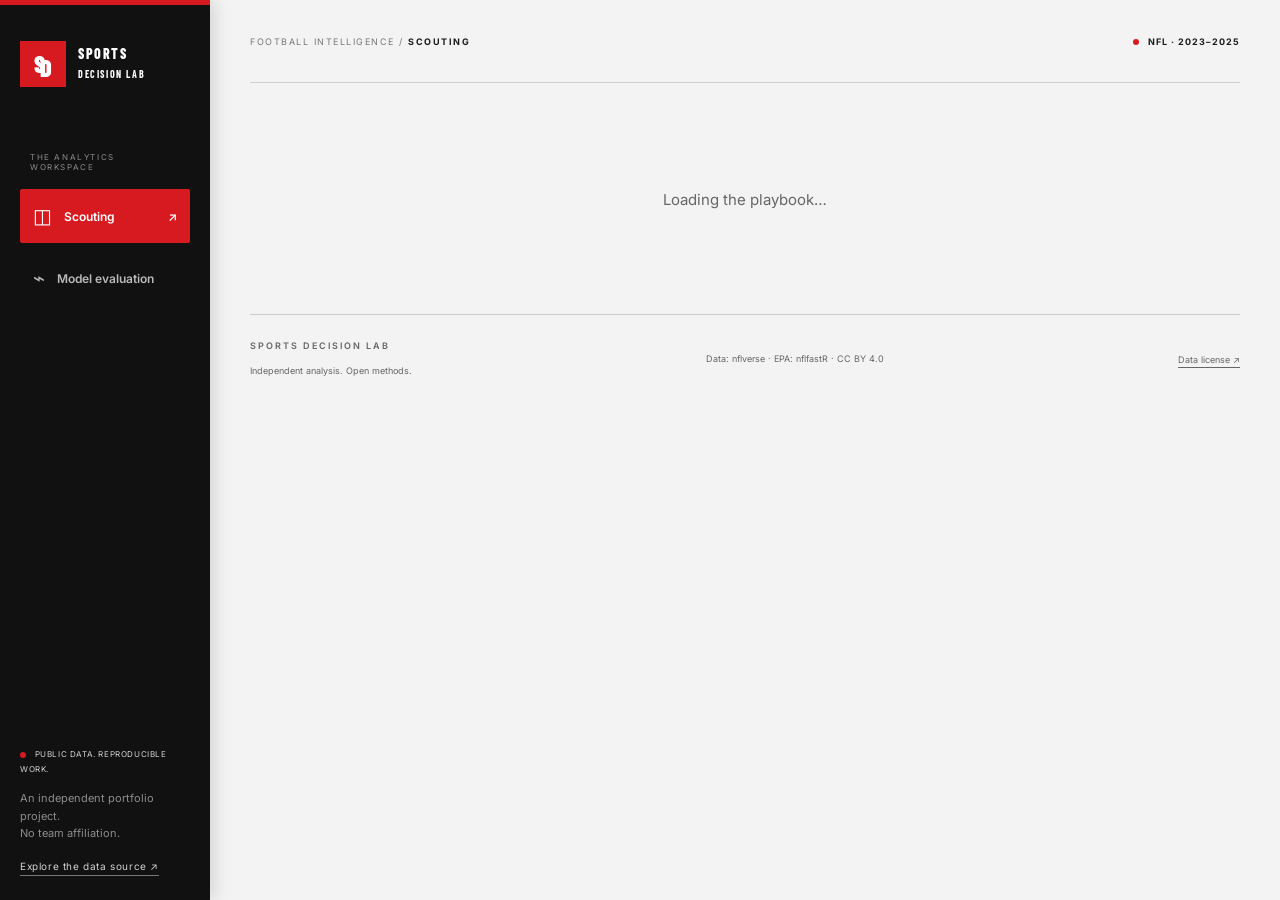
<file: index.html>
<!doctype html>
<html lang="en">
<head>
  <meta charset="utf-8">
  <meta name="viewport" content="width=device-width, initial-scale=1">
  <meta http-equiv="refresh" content="0; url=web/">
  <title>Sports Decision Lab</title>
  <link rel="canonical" href="web/">
</head>
<body>
  <p><a href="web/">Open the Sports Decision Lab dashboard</a></p>
</body>
</html>
</file>
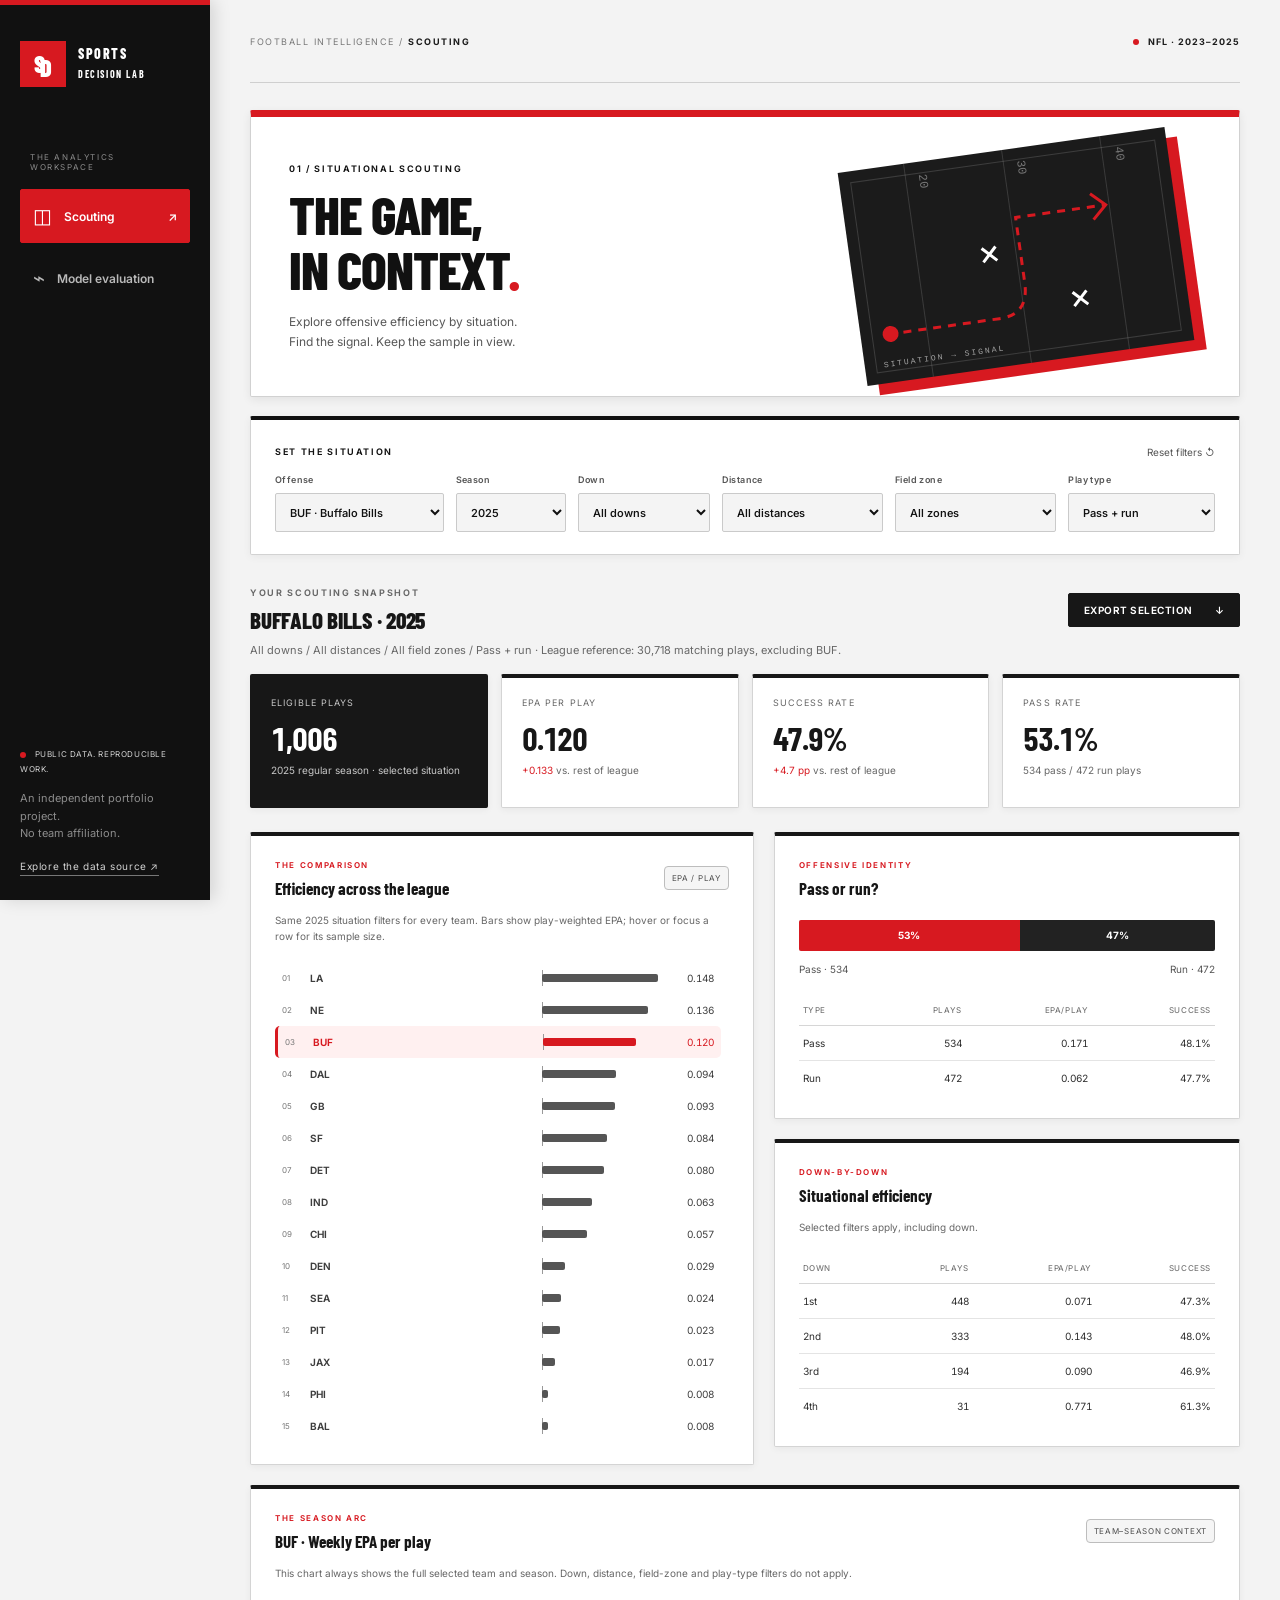
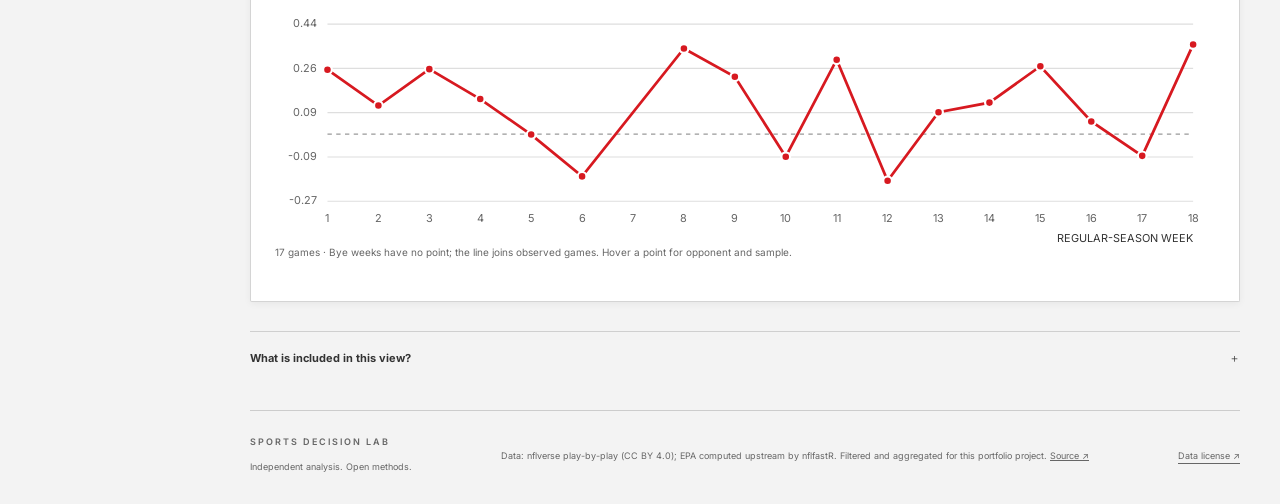
<file: web/index.html>
<!doctype html>
<html lang="en">
<head>
  <meta charset="utf-8">
  <meta name="viewport" content="width=device-width, initial-scale=1">
  <meta name="description" content="Sports Decision Lab: reproducible NFL situational scouting and honest model evaluation.">
  <meta name="color-scheme" content="light">
  <meta name="theme-color" content="#111111">
  <title>Sports Decision Lab · Sports analytics</title>
  <link rel="preconnect" href="https://fonts.googleapis.com">
  <link rel="preconnect" href="https://fonts.gstatic.com" crossorigin>
  <link href="https://fonts.googleapis.com/css2?family=Barlow+Condensed:ital,wght@0,500;0,600;0,700;0,800;1,700&family=Inter:wght@400;500;600;700;800&display=swap" rel="stylesheet">
  <link rel="stylesheet" href="styles.css?v=20261101b">
  <script src="app.js?v=20261101c" defer></script>
</head>
<body>
  <a class="skip-link" href="#main">Skip to dashboard</a>
  <aside class="sidebar">
    <a class="brand" href="#scouting" aria-label="Sports Decision Lab home"><span class="brand-mark">S<span>D</span></span><span class="brand-name">SPORTS<br><b>DECISION LAB</b></span></a>
    <p class="sidebar-label">THE ANALYTICS WORKSPACE</p>
    <nav class="tablist" role="tablist" aria-label="Dashboard views">
      <button id="tab-scouting" role="tab" aria-selected="true" aria-controls="scouting" tabindex="0" data-tab="scouting"><span aria-hidden="true">◫</span> Scouting <span class="nav-arrow" aria-hidden="true">↗</span></button>
      <button id="tab-model" role="tab" aria-selected="false" aria-controls="model" tabindex="-1" data-tab="model"><span aria-hidden="true">⌁</span> Model evaluation</button>
    </nav>
    <div class="sidebar-bottom"><span class="live-dot"></span> PUBLIC DATA. REPRODUCIBLE WORK.<p>An independent portfolio project.<br>No team affiliation.</p><a href="https://github.com/nflverse/nflverse-data/releases/tag/pbp" target="_blank" rel="noopener noreferrer">Explore the data source ↗</a></div>
  </aside>
  <main id="main" tabindex="-1">
    <header class="topbar"><span>FOOTBALL INTELLIGENCE / <b id="view-label">SCOUTING</b></span><span class="topbar-tag"><span class="live-dot"></span> NFL · 2023–2025</span></header>
    <div id="load-error" class="error-box" role="alert" hidden></div>
    <div id="loading" class="loading" role="status">Loading the playbook<span class="loading-dots">…</span></div>
    <section id="scouting" class="view" role="tabpanel" aria-labelledby="tab-scouting" hidden>
      <div class="hero"><div><p class="eyebrow">01 / SITUATIONAL SCOUTING</p><h1>The game,<br>in context<span>.</span></h1><p class="hero-copy">Explore offensive efficiency by situation.<br>Find the signal. Keep the sample in view.</p></div><div class="field-art" aria-hidden="true"><div class="field-line line-1"></div><div class="field-line line-2"></div><div class="field-line line-3"></div><span class="field-num n20">20</span><span class="field-num n30">30</span><span class="field-num n40">40</span><svg viewBox="0 0 330 180"><path d="M28 147 H140 Q170 147 170 115 V49 H260" fill="none" stroke="#d71920" stroke-width="3" stroke-dasharray="8 7"/><path d="m247 36 14 13-14 13" fill="none" stroke="#d71920" stroke-width="3"/><circle cx="30" cy="147" r="8" fill="#d71920"/><path d="m132 75 14 14m0-14-14 14m84 42 14 14m0-14-14 14" stroke="#ffffff" stroke-width="3"/></svg><span class="field-badge">SITUATION → SIGNAL</span></div></div>
      <section class="filter-panel" aria-label="Scouting filters">
        <div class="filter-heading"><span class="eyebrow">SET THE SITUATION</span><button class="text-button" id="reset-filters">Reset filters ↺</button></div>
        <div class="filter-grid">
          <label>Offense<select id="team"></select></label><label>Season<select id="season"></select></label><label>Down<select id="down"><option value="all">All downs</option><option value="1">1st down</option><option value="2">2nd down</option><option value="3">3rd down</option><option value="4">4th down</option></select></label><label>Distance<select id="distance"><option value="all">All distances</option></select></label><label>Field zone<select id="field-zone"><option value="all">All zones</option></select></label><label>Play type<select id="play-type"><option value="all">Pass + run</option><option value="pass">Pass</option><option value="run">Run</option></select></label>
        </div>
      </section>
      <div class="section-heading"><div><p class="eyebrow">YOUR SCOUTING SNAPSHOT</p><h2 id="snapshot-title">Offensive profile</h2></div><button id="export-csv" class="button secondary">Export selection <span aria-hidden="true">↓</span></button></div>
      <p class="selection-summary" id="selection-summary" aria-live="polite"></p>
      <div id="sample-warning" class="notice" role="status" hidden></div>
      <div id="kpis" class="kpi-grid"></div>
      <div class="chart-grid">
        <article class="panel leaderboard-panel"><div class="panel-heading"><div><p class="eyebrow">THE COMPARISON</p><h3>Efficiency across the league</h3></div><span class="pill">EPA / PLAY</span></div><p class="chart-note" id="leaderboard-note"></p><div id="leaderboard" class="leaderboard"></div></article>
        <div class="stack"><article class="panel"><div class="panel-heading"><div><p class="eyebrow">OFFENSIVE IDENTITY</p><h3>Pass or run?</h3></div></div><div id="play-mix"></div><div id="play-type-comparison"></div></article><article class="panel"><div class="panel-heading"><div><p class="eyebrow">DOWN-BY-DOWN</p><h3>Situational efficiency</h3></div></div><p class="chart-note">Selected filters apply, including down.</p><div id="situations"></div></article></div>
      </div>
      <article class="panel weekly-panel"><div class="panel-heading"><div><p class="eyebrow">THE SEASON ARC</p><h3 id="weekly-title">Weekly EPA per play</h3></div><span class="pill">TEAM–SEASON CONTEXT</span></div><p class="chart-note">This chart always shows the full selected team and season. Down, distance, field-zone and play-type filters do not apply.</p><div id="weekly-chart"></div></article>
      <details class="methodology"><summary>What is included in this view? <span aria-hidden="true">＋</span></summary><div><p>Regular-season pass and run plays with a valid down, team, opponent and EPA. Quarterback scrambles, kneels and spikes are excluded. This is a filtered offensive sample, not every team snap.</p><p><b>EPA</b> is expected points added, supplied by nflfastR through nflverse. <b>Success</b> means EPA &gt; 0. Rates are play-weighted. The league reference uses the same selected situation and excludes the selected team. Historical results describe what happened; they do not establish what a coach should call next.</p><p>Field zones: red zone ≤ 20 yards from goal; opponent half &gt; 20 to 50; own half &gt; 50. Short distance includes goal-to-go at zero yards. Individual-play observations are correlated within games; no independent-play confidence interval is presented for EPA.</p><div id="audit-table"></div></div></details>
    </section>
    <section id="model" class="view" role="tabpanel" aria-labelledby="tab-model" hidden>
      <div class="page-intro"><p class="eyebrow">02 / MODEL EVALUATION</p><h1>Show the model.<br>Show its limits<span>.</span></h1><p>A transparent success-probability baseline with a fixed 2025 holdout.</p></div>
      <div class="notice model-notice"><b>A descriptive model, not a play recommendation.</b> Play type is observed, not randomized. These predictions do not estimate the causal effect of calling a pass or run.</div>
      <div class="split-timeline"><div><span>01 / SELECT</span><b>2023 → 2024</b><p>Fit on 2023. Select regularization using 2024 Brier score.</p></div><div><span>02 / REFIT</span><b>2023 + 2024</b><p>Refit with the selected penalty. Preprocessing learns from training data only.</p></div><div class="heldout"><span>03 / FIXED HOLDOUT</span><b>2025</b><p>Evaluate once on the full held-out season. No random play split.</p></div></div>
      <div id="model-kpis" class="kpi-grid"></div>
      <div class="chart-grid model-grid"><article class="panel"><div class="panel-heading"><div><p class="eyebrow">PROBABILITIES, CHECKED</p><h3>Calibration on unseen games</h3></div><span class="pill">2025 ONLY</span></div><p class="chart-note">Each point is a prediction bin. Whiskers show the 95% Wilson interval for observed success; the dashed line is perfect calibration.</p><div id="calibration-chart"></div><div class="chart-legend"><span><i class="legend-dot"></i> Observed success</span><span><i class="legend-line"></i> Perfect calibration</span></div></article><article class="panel"><div class="panel-heading"><div><p class="eyebrow">EARN THE COMPLEXITY</p><h3>Model vs. constant baseline</h3></div></div><div id="metric-table"></div><div id="bootstrap-result" class="inset-note"></div></article></div>
      <article class="panel"><div class="panel-heading"><div><p class="eyebrow">THE EVIDENCE</p><h3>Calibration detail</h3></div></div><div id="calibration-table" class="table-scroll"></div></article>
      <details class="methodology"><summary>Model design and limitations <span aria-hidden="true">＋</span></summary><div><p id="model-method"></p><p id="model-features"></p><p>The constant baseline predicts the 2023–2024 training success rate for every test play. AUC measures discrimination; Brier score and log loss measure probability quality. Lower Brier/log loss and higher AUC are better. A modest AUC can coexist with a small improvement in calibration-oriented scores.</p><p>Player identity, personnel, defensive alignment, play design and injuries are absent. This is a simple benchmark, not a production scouting system. Intervals for calibration are binomial summaries; game-cluster bootstrap uncertainty for the Brier difference is conditional on the fitted model and does not include model-training uncertainty.</p></div></details>
    </section>
    <footer><div><b>SPORTS DECISION LAB</b><span>Independent analysis. Open methods.</span></div><p id="attribution">Data: nflverse · EPA: nflfastR · CC BY 4.0</p><a href="https://creativecommons.org/licenses/by/4.0/" target="_blank" rel="noopener noreferrer">Data license ↗</a></footer>
  </main>
</body>
</html>
</file>
<file: web/styles.css>
:root{--bg:#f3f3f3;--panel:#fff;--panel-2:#f7f7f7;--line:#d6d6d6;--text:#171717;--muted:#666;--lime:#d71920;--cream:#fff;--ink:#151515;--orange:#b45309;--red:#d71920;--radius:3px;--sidebar:210px;--font-body:"Inter","Helvetica Neue",Arial,sans-serif;--font-display:"Barlow Condensed","Arial Narrow",sans-serif;font-family:var(--font-body);color:var(--text);background:var(--bg);font-synthesis:none}
*{box-sizing:border-box}body{margin:0}button,input,select{font:inherit}button,a,select,input{ -webkit-tap-highlight-color:transparent}button,a{touch-action:manipulation}button{cursor:pointer}a{color:inherit}button:focus-visible,a:focus-visible,select:focus-visible,input:focus-visible,summary:focus-visible{outline:3px solid var(--orange);outline-offset:4px}button:disabled{cursor:not-allowed;opacity:.45}[hidden]{display:none!important}.skip-link{position:fixed;top:-100px;left:20px;z-index:100;background:var(--lime);color:var(--ink);padding:14px;border-radius:8px}.skip-link:focus{top:15px}.sidebar{position:fixed;inset:0 auto 0 0;width:var(--sidebar);padding:36px 20px 25px;background:#0d1715;border-right:1px solid #2a3a30;display:flex;flex-direction:column;z-index:10}.brand{display:flex;align-items:center;gap:12px;text-decoration:none;font-size:17px;letter-spacing:2.5px;line-height:1.35}.brand b{font-size:12px;letter-spacing:5px}.brand-mark{width:46px;height:46px;color:var(--ink);background:var(--lime);display:flex;align-items:center;justify-content:center;font-weight:850;font-size:24px;letter-spacing:-5px;transform:skew(-6deg);padding-right:5px}.brand-mark span{padding-top:9px}.sidebar-label{font-size:8px;letter-spacing:1.6px;color:#8d9c92;margin:65px 10px 17px}.tablist{display:flex;flex-direction:column;gap:8px}.tablist button{display:flex;align-items:center;gap:12px;color:var(--muted);border:1px solid transparent;background:transparent;padding:14px 12px;border-radius:8px;text-align:left;font-size:12px;font-weight:600;white-space:nowrap}.tablist button>span:first-child{font-size:20px;font-weight:400}.tablist button[aria-selected=true]{color:var(--lime);background:#223124;border-color:#3c4b2c}.nav-arrow{margin-left:auto}.sidebar-bottom{margin-top:auto;font-size:8px;line-height:1.8;letter-spacing:.6px;color:#b6c2b6}.sidebar-bottom p{font-size:11px;color:#83938a;letter-spacing:0;line-height:1.6;margin:14px 0}.sidebar-bottom a{font-size:10px;text-decoration:none;border-bottom:1px solid #5c6c58;padding-bottom:3px}.live-dot{display:inline-block;width:6px;height:6px;border-radius:50%;background:var(--lime);margin-right:6px;vertical-align:middle}main{margin-left:var(--sidebar);padding:0 40px;max-width:1800px}.topbar{display:flex;justify-content:space-between;gap:20px;align-items:center;height:83px;color:#889e92;font-size:9px;letter-spacing:1.5px;border-bottom:1px solid var(--line);margin-bottom:27px}.topbar b{color:var(--text);font-weight:500}.topbar-tag{color:#c3d1c3;font-size:9px;letter-spacing:1px}.hero{background:var(--cream);color:var(--ink);border-radius:var(--radius);min-height:285px;padding:32px 38px;display:flex;justify-content:space-between;align-items:center;overflow:hidden;position:relative}.eyebrow{font-size:9px;letter-spacing:1.65px;font-weight:650;margin:0 0 12px;line-height:1.5}.hero h1,.page-intro h1{font-size:clamp(34px,4.2vw,58px);font-weight:650;letter-spacing:-2.9px;line-height:1.02;margin:0 0 15px}.hero h1>span{color:#859c2c}.hero-copy{font-size:12px;line-height:1.65;color:#50604a;margin:0}.field-art{position:relative;width:330px;min-width:260px;height:215px;background:#213c2a;border-radius:10px;transform:rotate(-8deg);box-shadow:11px 11px 0 #d3d5bc;margin-right:20px;overflow:hidden}.field-art:after{content:"";position:absolute;inset:11px;border:1px solid #ffffff25;pointer-events:none}.field-line{position:absolute;top:0;bottom:0;width:1px;background:#d9e5d438}.line-1{left:20%}.line-2{left:50%}.line-3{left:80%}.field-art svg{position:absolute;inset:13px 0 0;width:100%;height:90%}.field-num{position:absolute;top:13px;color:#d5e5ca60;font:12px monospace;transform:rotate(90deg)}.n20{left:23%}.n30{left:53%}.n40{left:83%}.field-badge{position:absolute;bottom:14px;left:19px;color:#e6eddb8c;font:8px monospace;letter-spacing:2px}.filter-panel{background:var(--cream);color:var(--ink);padding:22px 24px;border-radius:12px;margin-top:19px}.filter-heading{display:flex;align-items:center;justify-content:space-between;margin-bottom:12px}.filter-heading .eyebrow{margin:0}.text-button{border:0;background:transparent;color:#4b5e40;font-size:10px;padding:4px 0}.filter-grid{display:grid;grid-template-columns:1.15fr .75fr .9fr 1.1fr 1.1fr 1fr;gap:12px}.filter-grid label{font-size:9px;color:#5b6551;letter-spacing:.4px;font-weight:600;display:flex;flex-direction:column;gap:8px}select,input{width:100%;min-height:39px;border:1px solid #c5cbb4;background:#e7e7d4;color:var(--ink);border-radius:6px;padding:9px 10px;font-size:11px;font-weight:550}input::placeholder{color:#79836d}select{cursor:pointer;padding-right:25px}.section-heading{display:flex;align-items:center;justify-content:space-between;gap:18px;margin-top:31px;margin-bottom:9px}.section-heading .eyebrow{color:var(--muted);margin-bottom:6px}h2{font-size:23px;letter-spacing:-.6px;margin:0;font-weight:550}h3{font-size:17px;letter-spacing:-.4px;margin:0;font-weight:550}.button{display:inline-flex;justify-content:center;align-items:center;gap:22px;border:1px solid #53644d;background:var(--lime);border-radius:6px;color:var(--ink);padding:10px 15px;font-size:10px;font-weight:650}.button.secondary{background:transparent;color:var(--text);border-color:#516043}.selection-summary{font-size:11px;color:var(--muted);margin:0 0 17px}.kpi-grid{display:grid;grid-template-columns:repeat(4,1fr);gap:13px;margin:16px 0 24px}.kpi{background:var(--panel);border:1px solid var(--line);border-radius:11px;padding:19px 20px;min-height:134px}.kpi:first-child{border-color:#647c48;background:#253425}.kpi-label{color:#a7b8a7;text-transform:uppercase;font-size:9px;letter-spacing:1.1px;display:flex;justify-content:space-between}.kpi-number{font-size:32px;letter-spacing:-1.1px;margin:14px 0 9px;font-weight:550;line-height:1}.kpi-number.lime{color:var(--lime)}.kpi-detail{font-size:10px;color:#a9b7a6;line-height:1.5;margin:0}.positive{color:var(--lime)}.negative{color:var(--orange)}.chart-grid{display:grid;grid-template-columns:1.08fr 1fr;gap:20px;align-items:stretch}.panel{background:var(--panel);border:1px solid var(--line);border-radius:12px;padding:23px 24px;min-width:0}.panel-heading{display:flex;justify-content:space-between;gap:12px;align-items:center;margin-bottom:14px}.panel-heading .eyebrow{font-size:8px;color:#9caf9b;margin-bottom:7px}.pill{font-size:8px;letter-spacing:.7px;border:1px solid #41513c;border-radius:4px;padding:6px 7px;color:#b6c5a9;white-space:nowrap;flex-shrink:0}.chart-note{font-size:10px;color:#9dae9f;line-height:1.6;margin:0 0 18px}.stack{display:flex;flex-direction:column;gap:20px}.leaderboard{max-height:479px;overflow-y:auto;padding-right:8px;scrollbar-color:#5e744c var(--panel);scrollbar-width:thin}.rank-row{display:grid;grid-template-columns:20px 44px 1fr 48px;gap:8px;align-items:center;padding:8px 7px;font-size:10px;border-radius:5px}.rank-row.selected{background:#2d412d}.rank{font-size:8px;color:#91a18f}.team-abbr{font-weight:650;color:#b8c5b3}.rank-row.selected .team-abbr{color:var(--lime)}.bar-track{height:16px;background:linear-gradient(to right,transparent calc(var(--zero) - .5px),#60705b calc(var(--zero) - .5px),#60705b calc(var(--zero) + .5px),transparent calc(var(--zero) + .5px));position:relative}.bar-fill{height:8px;border-radius:2px;position:absolute;top:4px;background:#6c8656;min-width:2px}.bar-fill.negative-bar{background:#a57e60}.rank-row.selected .bar-fill{background:var(--lime)}.rank-row .value{font-variant-numeric:tabular-nums;text-align:right;color:#b7c6b0}.rank-row.selected .value{color:var(--lime)}.rank-row small{font-size:8px;color:#8a9c87}.mix-bar{display:flex;height:31px;border-radius:5px;overflow:hidden;background:#2b3d31;margin:22px 0 12px}.mix-pass{background:var(--lime);color:#20321a}.mix-run{background:#76906c;color:#f3f4eb}.mix-bar>span{display:flex;align-items:center;justify-content:center;min-width:0;font-size:10px;font-weight:700;overflow:hidden;white-space:nowrap}.mix-labels{display:flex;justify-content:space-between;font-size:10px;color:#b2c2a8;margin-bottom:20px}.mini-table{width:100%;border-collapse:collapse;font-size:10px}.mini-table th{font-weight:450;font-size:8px;color:#92a58e;text-align:right;letter-spacing:.6px;text-transform:uppercase;padding:10px 4px;border-bottom:1px solid var(--line)}.mini-table td{padding:11px 4px;text-align:right;border-bottom:1px solid #ffffff08;font-variant-numeric:tabular-nums;color:#c9d2be}.mini-table th:first-child,.mini-table td:first-child{text-align:left}.mini-table tr:last-child td{border-bottom:0}.weekly-panel{margin-top:20px}.svg-chart{display:block;width:100%;height:auto;overflow:visible}.svg-chart text{font-family:inherit;font-size:10px;fill:#a7b99d}.svg-chart .grid-line{stroke:#3a4d3b;stroke-width:1}.svg-chart .zero-line{stroke:#809471;stroke-dasharray:4 4}.svg-chart .axis-title{font-size:10px;fill:#cad7be}.svg-chart .data-line{stroke:var(--lime);stroke-width:2.5;fill:none}.svg-chart .data-dot{fill:var(--lime);stroke:var(--panel);stroke-width:2}.chart-legend{display:flex;flex-wrap:wrap;justify-content:center;gap:22px;font-size:9px;color:#b4c5aa;margin-top:12px}.chart-legend>span{display:flex;align-items:center;gap:7px}.legend-dot{height:7px;width:7px;border-radius:50%;background:var(--lime)}.legend-line{height:0;width:19px;border-top:1px dashed #91a380}.methodology{border-top:1px solid var(--line);margin-top:29px;font-size:11px;color:var(--muted)}.methodology summary{list-style:none;display:flex;justify-content:space-between;cursor:pointer;padding:19px 0;color:#c7d2bc;font-size:11px}.methodology summary::-webkit-details-marker{display:none}.methodology>div{padding:0 0 18px;max-width:950px}.methodology p{line-height:1.8;margin:0 0 13px}.notice,.error-box{background:#2b3624;border:1px solid #566340;color:#c5d7ad;border-radius:8px;font-size:11px;line-height:1.65;padding:14px 17px;margin:18px 0}.notice b{color:#e0e8cb}.notice.warning{background:#3c3124;border-color:#856145;color:#f1c7a4}.error-box{background:#422d26;color:#ffcfba;border-color:#9d6e52}.error-box code{padding:2px 5px;background:#251e1b;border-radius:3px;color:#fff}.empty-state{color:var(--muted);padding:30px 12px;text-align:center;font-size:12px;line-height:1.7}.page-intro{padding:17px 0 20px}.page-intro .eyebrow{color:var(--lime);margin-bottom:20px}.page-intro h1{font-size:clamp(34px,4vw,54px);line-height:1.08}.page-intro h1>span{color:var(--lime)}.page-intro>p:last-child{font-size:12px;color:var(--muted);line-height:1.7;max-width:600px}.model-notice{margin:0 0 22px}.split-timeline{display:grid;grid-template-columns:repeat(3,1fr);gap:12px;margin-bottom:25px}.split-timeline>div{border:1px solid var(--line);padding:19px;border-radius:9px}.split-timeline span{font-size:8px;letter-spacing:1.3px;color:var(--muted)}.split-timeline b{display:block;margin:13px 0 8px;font-size:22px;letter-spacing:-.5px;font-weight:500}.split-timeline p{font-size:10px;line-height:1.7;color:var(--muted);margin:0}.split-timeline .heldout{background:var(--cream);color:var(--ink)}.split-timeline .heldout span,.split-timeline .heldout p{color:#5b6a4c}.model-grid{margin-bottom:20px}.metric-table td,.metric-table th{padding:15px 5px}.metric-table td strong{color:var(--lime);font-weight:550}.inset-note{padding:15px;background:#21321f;border-left:2px solid var(--lime);font-size:10px;line-height:1.8;color:#bdcdb0;margin-top:22px}.table-scroll{overflow-x:auto}.table-scroll table{min-width:500px}.career-stats{display:grid;grid-template-columns:repeat(4,1fr);gap:14px;margin:10px 0 20px}.career-stat{border-top:1px solid #6d8057;padding:15px 4px 0}.career-stat b{display:block;font-size:30px;font-weight:500;letter-spacing:-1px;color:var(--lime)}.career-stat span{font-size:10px;color:var(--muted);display:block;margin-top:6px}.career-filters{grid-template-columns:1.5fr 1fr 1fr 1.15fr}.muted{font-size:10px;color:var(--muted)}.job-list{display:grid;grid-template-columns:repeat(2,minmax(0,1fr));gap:15px;margin:20px 0 27px}.job-card{border:1px solid var(--line);background:var(--panel);border-radius:11px;padding:22px;display:flex;flex-direction:column;min-width:0}.job-topline{display:flex;justify-content:space-between;align-items:center;gap:9px}.job-league{font-size:8px;letter-spacing:1px;color:var(--lime);border:1px solid #5e7148;border-radius:4px;padding:4px 6px}.job-status{font-size:9px;color:#c2cbb8;text-align:right;line-height:1.5}.job-status.verified{color:var(--lime)}.job-status.conflict{color:var(--orange)}.job-card h3{font-size:17px;line-height:1.4;margin:17px 0 8px}.job-team{font-size:11px;color:#bdcbb4;margin:0 0 7px}.job-location{font-size:10px;color:var(--muted);margin:0 0 16px;line-height:1.6}.skill-tags{display:flex;flex-wrap:wrap;gap:6px;margin-bottom:19px}.skill-tag{font-size:9px;padding:5px 7px;border-radius:4px;background:#29382a;color:#bbcaad}.job-card .job-source{font-size:10px;margin-top:auto;display:flex;align-items:center;justify-content:space-between;text-decoration:none;border-top:1px solid var(--line);padding-top:15px;color:var(--text)}.job-source:hover{color:var(--lime)}.job-card .job-note{font-size:10px;line-height:1.65;color:#afbea4;margin:0 0 16px}.coverage-panel{margin-top:26px}.coverage-table th:nth-child(1),.coverage-table td:nth-child(1){min-width:150px}.coverage-table td{white-space:normal;text-align:left;line-height:1.6;vertical-align:top}.coverage-table th{text-align:left}.coverage-table td a{color:var(--lime);font-size:10px;text-decoration:underline;text-underline-offset:3px}.coverage-table .coverage-notes{font-size:9px;color:#91a38a;max-width:320px}.status-badge{display:inline-block;font-size:8px;text-transform:uppercase;letter-spacing:.6px;padding:4px 6px;border:1px solid #4b6042;border-radius:4px;color:#c4d7b0}.status-badge.blocked,.status-badge.unreviewed{color:#e2ba8a;border-color:#6e5941}.loading{padding:80px 25px;text-align:center;font-size:15px;color:var(--muted)}footer{display:flex;align-items:center;justify-content:space-between;gap:24px;border-top:1px solid var(--line);margin-top:25px;padding:25px 0 30px;color:#8ea084}footer>div{min-width:160px}footer b{font-size:9px;letter-spacing:2px;font-weight:600;display:block;margin-bottom:7px}footer span{font-size:9px}footer p{font-size:9px;line-height:1.7;max-width:590px;margin:0}footer>a{font-size:9px;white-space:nowrap;text-underline-offset:4px}
@media(min-width:1550px){main{padding:0 60px}.hero{min-height:310px}.field-art{width:390px;height:230px;margin-right:70px}}
@media(max-width:1150px){:root{--sidebar:175px}.sidebar{padding:28px 13px}.brand{gap:9px;font-size:14px;letter-spacing:2px}.brand-mark{width:39px;height:39px;font-size:21px}.sidebar-label{font-size:7px;letter-spacing:1px}.tablist button{font-size:11px;gap:8px;padding:12px 9px}main{padding:0 24px}.hero{padding:29px;min-height:260px}.field-art{width:270px;min-width:230px;margin-right:0;height:190px}.filter-grid{gap:8px}.filter-panel{padding:19px}.kpi{padding:16px 14px}.kpi-number{font-size:28px}.panel{padding:20px}.pill{font-size:7px}.chart-grid{gap:15px}h3{font-size:16px}}
@media(max-width:900px){.hero h1{font-size:44px}.field-art{min-width:210px;width:230px;height:175px}.filter-grid{grid-template-columns:repeat(3,1fr);gap:13px}.filter-grid select{font-size:11px}.kpi-grid{grid-template-columns:repeat(2,1fr)}.kpi{min-height:122px}.chart-grid{grid-template-columns:1fr}.leaderboard{max-height:320px}.rank-row{grid-template-columns:24px 55px 1fr 56px;padding:9px}.stack{display:grid;grid-template-columns:1fr 1fr;gap:15px}.panel-heading{align-items:flex-start}.pill{white-space:normal;line-height:1.5;max-width:110px}.split-timeline{gap:8px}.split-timeline>div{padding:14px}.split-timeline b{font-size:19px}.model-grid{grid-template-columns:1fr}.career-stats{grid-template-columns:repeat(2,1fr)}.career-filters{grid-template-columns:repeat(2,1fr)}.job-list{grid-template-columns:1fr}footer{flex-wrap:wrap;gap:14px}footer p{order:3;max-width:100%}}
@media(max-width:680px){:root{--sidebar:0px}.sidebar{position:sticky;top:0;width:100%;padding:12px 17px;border-right:0;border-bottom:1px solid var(--line);display:block;background:#0d1715f5;backdrop-filter:blur(12px)}.brand{display:none}.sidebar-label,.sidebar-bottom{display:none}.tablist{flex-direction:row;gap:5px;justify-content:space-between}.tablist button{padding:9px 10px;font-size:10px;gap:7px}.tablist button>span:first-child{font-size:16px}.nav-arrow{display:none}main{margin-left:0;padding:0 17px}.topbar{height:62px;margin-bottom:16px;font-size:7px;letter-spacing:1px;gap:9px}.topbar-tag{font-size:8px;white-space:nowrap}.hero{padding:25px 24px;min-height:260px;align-items:flex-start}.hero h1{font-size:43px;letter-spacing:-2px}.hero .eyebrow{font-size:8px}.hero-copy{font-size:11px}.field-art{position:absolute;right:-88px;top:66px;opacity:.22;width:240px;height:180px;pointer-events:none}.hero>div:first-child{z-index:1;position:relative}.filter-panel{padding:17px 15px;margin-top:14px}.filter-grid{grid-template-columns:repeat(2,1fr);gap:13px 10px}.filter-grid label{font-size:9px}.filter-grid select,.filter-grid input{min-height:42px;font-size:11px}.section-heading{margin-top:25px}h2{font-size:21px}.section-heading .button{padding:9px 11px;gap:9px;font-size:9px}.section-heading .eyebrow{font-size:8px}.kpi-grid{gap:10px;margin-bottom:18px}.kpi{padding:15px 13px;min-height:125px}.kpi-label{font-size:8px;letter-spacing:.8px}.kpi-number{font-size:29px}.kpi-detail{font-size:9px}.stack{display:flex}.chart-grid{gap:15px}.panel{padding:20px 17px}.weekly-panel{margin-top:15px}.panel h3{font-size:16px}.weekly-panel .pill{font-size:7px;max-width:98px}.selection-summary{font-size:10px;line-height:1.7}.page-intro{padding-top:16px}.page-intro h1{font-size:38px;letter-spacing:-1.9px}.page-intro>p:last-child{font-size:11px}.split-timeline{grid-template-columns:1fr}.split-timeline>div{display:grid;grid-template-columns:1fr 1fr;align-items:center;padding:15px}.split-timeline b{margin:0;text-align:right;font-size:20px}.split-timeline p{grid-column:1/-1;padding-top:10px}.notice{font-size:10px;padding:13px}.career-filters{grid-template-columns:repeat(2,1fr)}.career-filters label:first-child{grid-column:1/-1}.career-filters label:last-child{grid-column:1/-1}.career-stat b{font-size:27px}.career-stats{gap:12px}.job-card{padding:20px 17px}.job-card h3{font-size:17px}.section-heading .muted{font-size:8px;max-width:100px;line-height:1.7;text-align:right}footer{padding-bottom:24px}.chart-legend{gap:12px;font-size:8px}.methodology p{font-size:10px}}
@media(prefers-reduced-motion:no-preference){.view{animation:appear .2s ease-out}@keyframes appear{from{opacity:.45;transform:translateY(4px)}to{opacity:1;transform:none}}}

/* Editorial sports theme inspired by major broadcast scoreboards. */
body{background:var(--bg);color:var(--text)}
.brand,.hero h1,.page-intro h1,h2,h3,.kpi-number,.career-stat b,.split-timeline b{font-family:var(--font-display);font-stretch:condensed}
.hero h1,.page-intro h1,h2{font-weight:800;text-transform:uppercase}
.hero h1,.page-intro h1{letter-spacing:-1.2px}
h2{letter-spacing:-.25px}
h3{letter-spacing:0;font-weight:700}
.kpi-number,.career-stat b,.split-timeline b{font-weight:700;font-variant-numeric:tabular-nums}
.sidebar{background:#111;border-right:0;border-top:5px solid var(--red);box-shadow:4px 0 16px #0002}
.brand{color:#fff;font-weight:800}
.brand-name{font-size:14px;letter-spacing:1.5px}
.brand-name b{font-size:10px;letter-spacing:1.6px}
.brand-mark{background:var(--red);color:#fff;border-radius:0;transform:none}
.sidebar-label{color:#8b8b8b}
.tablist button{color:#b9b9b9;border-radius:2px}
.tablist button[aria-selected=true]{color:#fff;background:var(--red);border-color:var(--red)}
.sidebar-bottom{color:#d2d2d2}
.sidebar-bottom p{color:#8c8c8c}
.sidebar-bottom a{border-color:#777}
.live-dot{background:var(--red)}
main{background:var(--bg)}
.topbar{color:#777;border-color:#cfcfcf}
.topbar b,.topbar-tag{color:#1b1b1b;font-weight:700}
.hero{background:#fff;color:#111;border:1px solid #d1d1d1;border-top:7px solid var(--red);border-radius:2px;box-shadow:0 3px 10px #00000012}
.hero h1>span,.page-intro h1>span,.page-intro .eyebrow{color:var(--red)}
.hero-copy{color:#585858}
.field-art{background:#1b1b1b;border-radius:0;box-shadow:11px 11px 0 var(--red)}
.field-line{background:#ffffff24}
.field-num{color:#ffffff66}
.field-badge{color:#ffffff99}
.filter-panel{background:#fff;color:#111;border:1px solid #d2d2d2;border-top:4px solid #111;border-radius:2px;box-shadow:0 2px 8px #0000000e}
.filter-grid label{color:#555}
select,input{border-color:#cacaca;background:#f4f4f4;color:#111;border-radius:2px}
input::placeholder{color:#777}
.text-button{color:#555}
.button{background:var(--red);border-color:var(--red);border-radius:2px;color:#fff;text-transform:uppercase;letter-spacing:.5px}
.button.secondary{background:#171717;border-color:#171717;color:#fff}
.kpi,.panel,.job-card{background:#fff;color:#171717;border-color:#d4d4d4;border-radius:2px;box-shadow:0 2px 7px #0000000d}
.kpi{border-top:4px solid #171717}
.kpi:first-child{background:#171717;border-color:#171717}
.kpi:first-child .kpi-label,.kpi:first-child .kpi-detail{color:#c8c8c8}
.kpi:first-child .kpi-number.lime{color:#fff}
.kpi-label{color:#676767}
.kpi-detail,.chart-note,.selection-summary{color:#676767}
.kpi-number.lime,.positive,.metric-table td strong,.career-stat b{color:var(--red)}
.negative{color:#a14b08}
.panel{border-top:4px solid #171717}
.panel-heading .eyebrow{color:var(--red)}
.pill{border-color:#bdbdbd;color:#4d4d4d;background:#f5f5f5}
.leaderboard{scrollbar-color:#999 #eee}
.rank-row.selected{background:#fff0f0;border-left:3px solid var(--red)}
.rank,.rank-row small{color:#777}
.team-abbr,.rank-row .value{color:#3d3d3d}
.rank-row.selected .team-abbr,.rank-row.selected .value{color:var(--red)}
.bar-track{background:linear-gradient(to right,transparent calc(var(--zero) - .5px),#999 calc(var(--zero) - .5px),#999 calc(var(--zero) + .5px),transparent calc(var(--zero) + .5px))}
.bar-fill{background:#555}
.bar-fill.negative-bar{background:#a4a4a4}
.rank-row.selected .bar-fill{background:var(--red)}
.mix-bar{background:#e4e4e4;border-radius:2px}
.mix-pass{background:var(--red);color:#fff}
.mix-run{background:#222;color:#fff}
.mix-labels{color:#555}
.mini-table th{color:#707070}
.mini-table td{color:#2d2d2d;border-bottom-color:#e4e4e4}
.svg-chart text{fill:#656565}
.svg-chart .grid-line{stroke:#dedede}
.svg-chart .zero-line{stroke:#999}
.svg-chart .axis-title{fill:#333}
.svg-chart .data-line{stroke:var(--red)}
.svg-chart .data-dot{fill:var(--red);stroke:#fff}
.chart-legend{color:#555}
.legend-dot{background:var(--red)}
.legend-line{border-color:#888}
.methodology{border-color:#cfcfcf;color:#5f5f5f}
.methodology summary{color:#333;font-weight:700}
.notice,.error-box{background:#fff4f4;border-color:#e7b7b8;border-left:4px solid var(--red);color:#444;border-radius:2px}
.notice b{color:#171717}
.notice.warning{background:#fff8ea;border-color:#e7c38c;color:#754314}
.error-box{background:#fff1f1;color:#8c1d21}
.error-box code{background:#eee;color:#222}
.page-intro{background:#171717;color:#fff;border-left:7px solid var(--red);padding:30px 32px;margin-bottom:20px}
.page-intro>p:last-child{color:#c7c7c7}
.split-timeline>div{background:#fff;border-color:#d3d3d3;border-radius:2px;border-top:4px solid #171717}
.split-timeline .heldout{background:#171717;color:#fff;border-top-color:var(--red)}
.split-timeline .heldout span,.split-timeline .heldout p{color:#c2c2c2}
.inset-note{background:#fff1f1;border-color:var(--red);color:#454545}
.career-stat{border-top:4px solid #171717}
.job-card{border-top:4px solid #171717}
.job-league{color:var(--red);border-color:var(--red);border-radius:2px;font-weight:700}
.job-status{color:#555}
.job-status.verified{color:#137333}
.job-status.conflict{color:#9a4e09}
.job-team{color:#333;font-weight:700}
.skill-tag{background:#ececec;color:#333;border-radius:2px}
.job-card .job-source{color:#171717}
.job-source:hover,.coverage-table td a{color:var(--red)}
.job-card .job-note,.coverage-table .coverage-notes{color:#666}
.status-badge{border-color:#999;color:#333;border-radius:2px}
.status-badge.blocked,.status-badge.unreviewed{color:#8a4a0a;border-color:#b98b5a}
footer{color:#666;border-color:#ccc}
@media(max-width:680px){.sidebar{background:#111111f5;border-bottom:3px solid var(--red)}.page-intro{padding:25px 22px}.hero{border-top-width:5px}}
</file>
